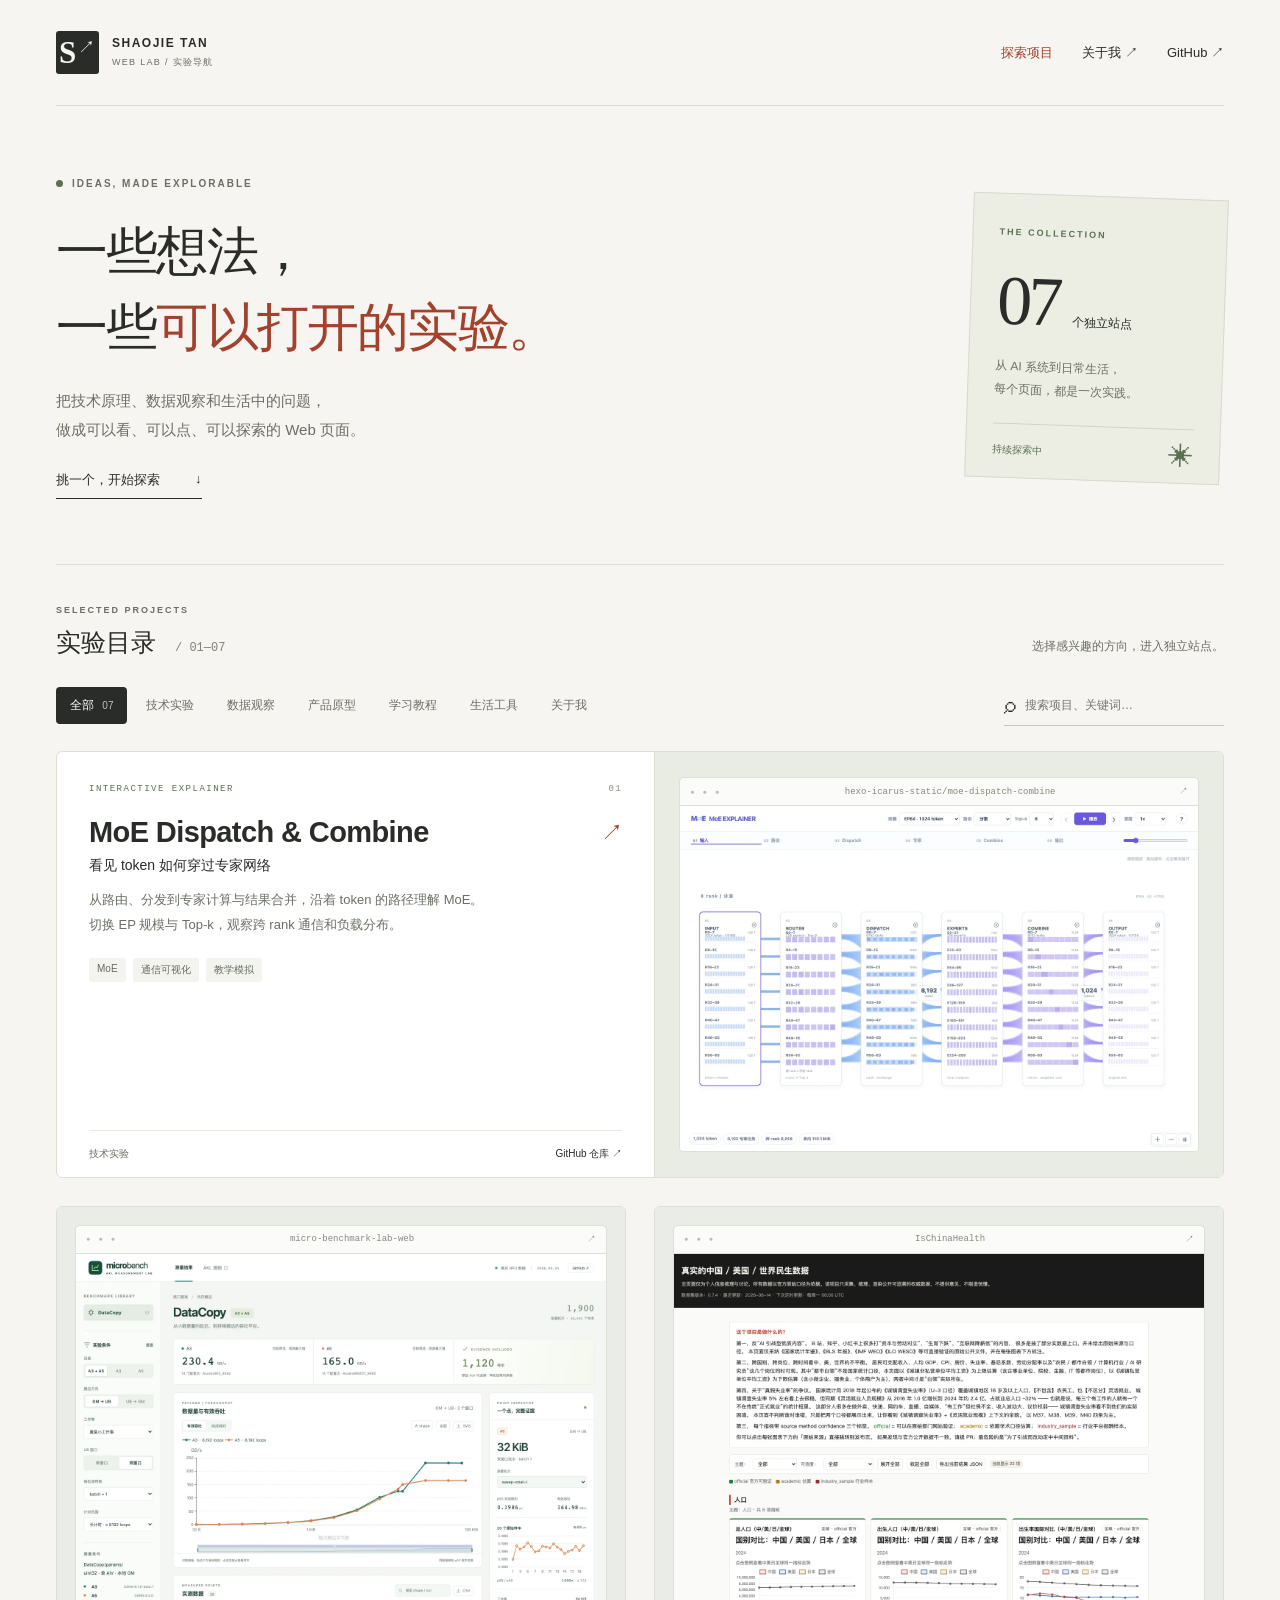
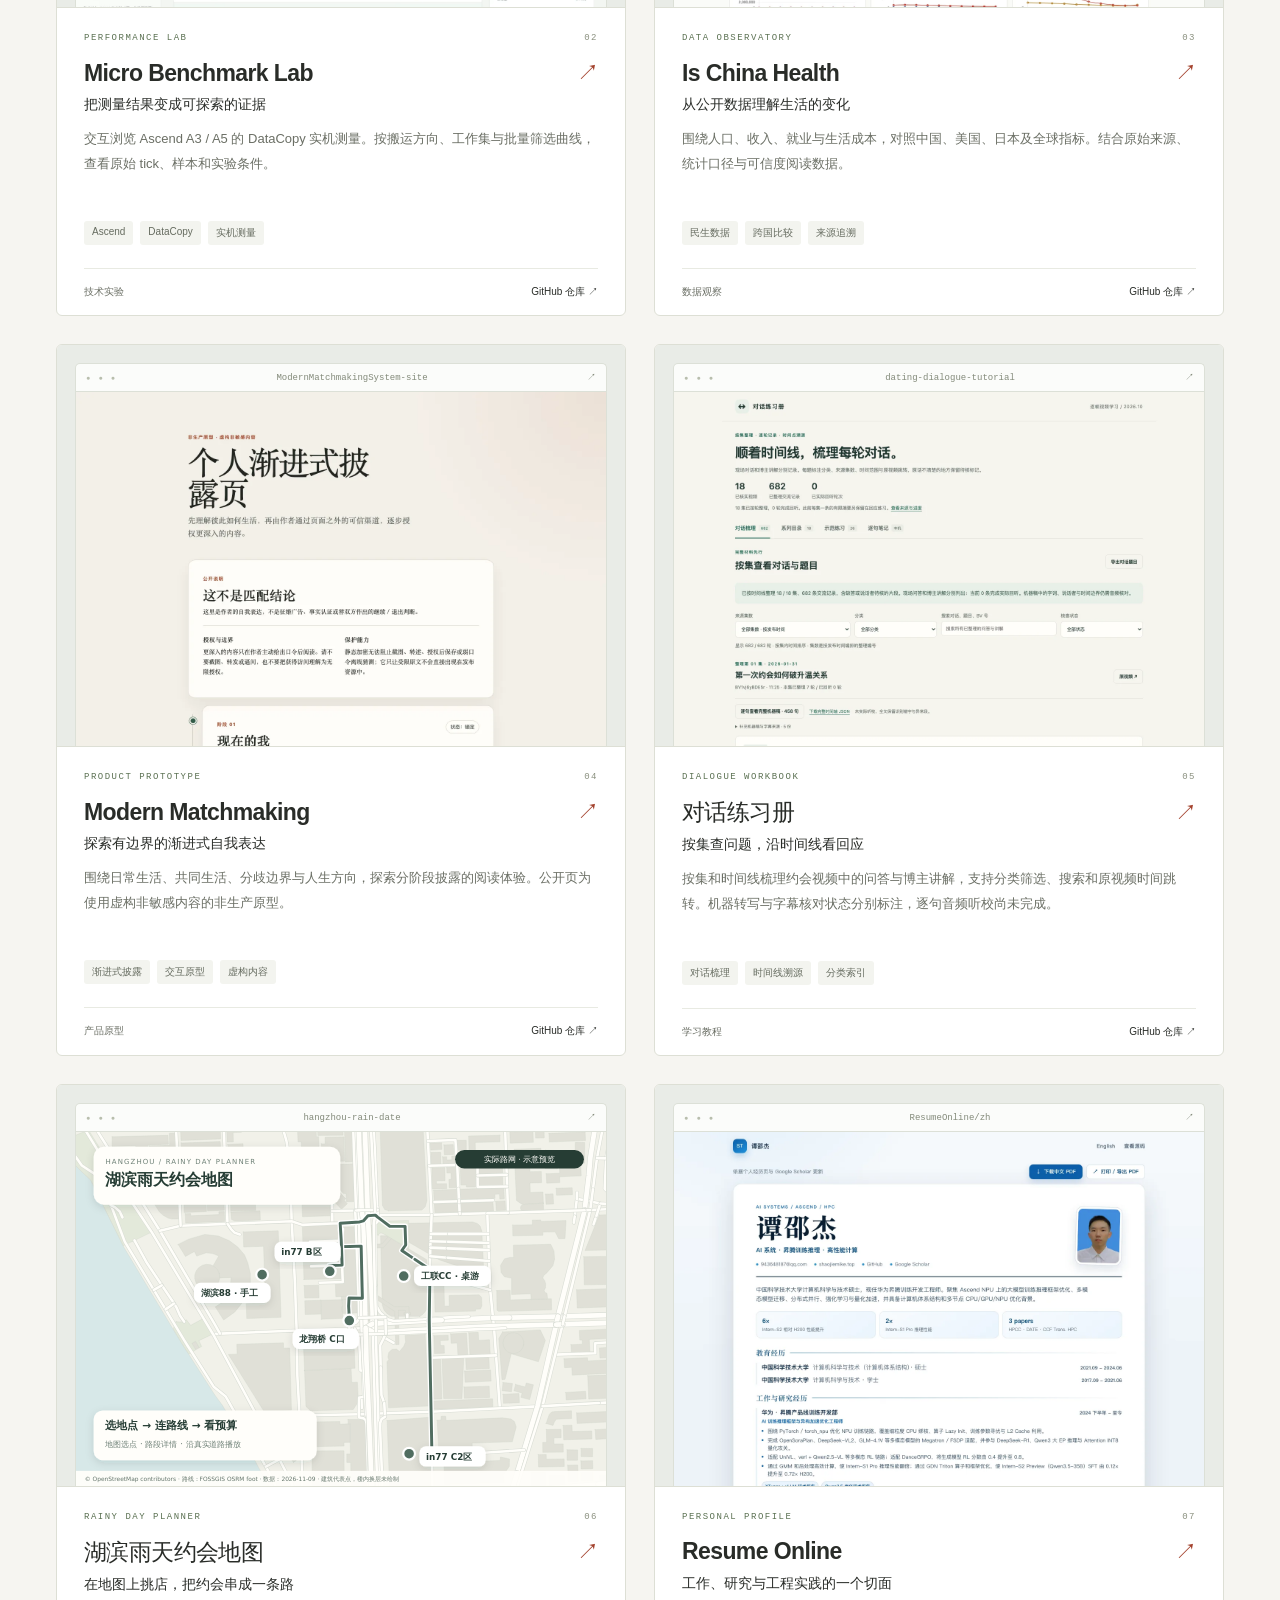
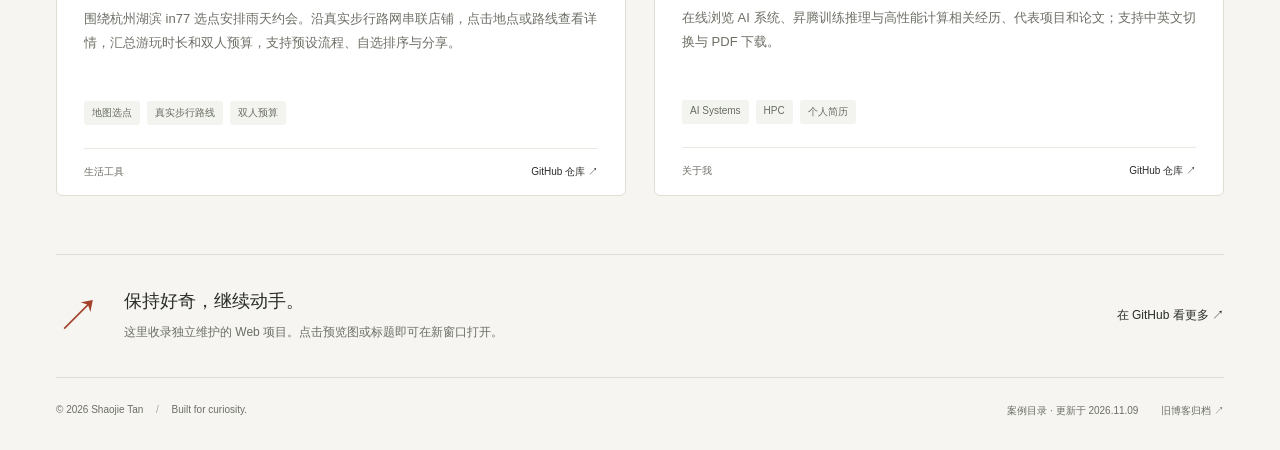
<file: index.html>
<!doctype html>
<html lang="zh-CN"><head><meta charset="utf-8"><meta name="viewport" content="width=device-width, initial-scale=1">
<title>Shaojie’s Web Lab · 实验与探索</title><meta name="description" content="谭邵杰的 Web 实验导航：MoE 通信可视化、Ascend 性能测量、民生数据观察、产品原型、对话学习教程、湖滨雨天约会地图与在线简历。">
<meta name="theme-color" content="#f6f5f1"><meta property="og:title" content="Shaojie’s Web Lab · 实验与探索"><meta property="og:description" content="从一个想法，到一个可以打开的网页。探索技术、数据与生活中的小实验。"><meta property="og:type" content="website"><meta property="og:url" content="https://kirrito-k423.github.io/"><meta property="og:image" content="https://kirrito-k423.github.io/assets/previews/moe.webp">
<link rel="icon" href="assets/favicon.svg" type="image/svg+xml"><link rel="stylesheet" href="assets/navigation.css"><script defer src="assets/navigation.js"></script></head>
<body><a class="skip" href="#projects">跳到项目导航</a><div class="page-shell">
<header class="site-header"><a class="brand" href="./" aria-label="Web Lab 首页"><span class="brand-mark">S<span>↗</span></span><span>SHAOJIE TAN<span class="brand-sub">WEB LAB / 实验导航</span></span></a><nav aria-label="主导航"><a class="active" href="#projects">探索项目</a><a href="https://kirrito-k423.github.io/ResumeOnline/zh/" target="_blank" rel="noopener noreferrer">关于我 ↗</a><a href="https://github.com/Kirrito-k423" target="_blank" rel="noopener noreferrer">GitHub ↗</a></nav></header>
<main><section class="hero" aria-labelledby="hero-title"><div><p class="eyebrow"><span class="signal"></span> IDEAS, MADE EXPLORABLE</p><h1 id="hero-title">一些想法，<br>一些<span class="accent">可以打开的实验。</span></h1><p class="hero-description">把技术原理、数据观察和生活中的问题，<br class="desktop-break">做成可以看、可以点、可以探索的 Web 页面。</p><a class="hero-link" href="#projects">挑一个，开始探索 <span>↓</span></a></div><aside class="hero-note" aria-label="收录概览"><span class="note-label">THE COLLECTION</span><div class="collection-count">07<span>个独立站点</span></div><p>从 AI 系统到日常生活，<br>每个页面，都是一次实践。</p><div class="note-bottom"><span>持续探索中</span><span class="small-orbit" aria-hidden="true">✳</span></div></aside></section>
<section id="projects" aria-labelledby="projects-title"><div class="section-heading"><div><span class="eyebrow">SELECTED PROJECTS</span><h2 id="projects-title">实验目录<span>/ 01—07</span></h2></div><p>选择感兴趣的方向，进入独立站点。</p></div>
<div class="toolbar" hidden><div class="filters" role="group" aria-label="按项目分类筛选"><button type="button" class="selected" data-filter="全部" aria-pressed="true">全部 <span>07</span></button><button type="button" data-filter="技术实验" aria-pressed="false">技术实验</button><button type="button" data-filter="数据观察" aria-pressed="false">数据观察</button><button type="button" data-filter="产品原型" aria-pressed="false">产品原型</button><button type="button" data-filter="学习教程" aria-pressed="false">学习教程</button><button type="button" data-filter="生活工具" aria-pressed="false">生活工具</button><button type="button" data-filter="关于我" aria-pressed="false">关于我</button></div><label class="search"><span aria-hidden="true">⌕</span><input type="search" placeholder="搜索项目、关键词…" aria-label="搜索项目、关键词"></label></div>
<p id="result-status" class="sr-only" role="status" aria-live="polite">显示 7 个项目</p><div class="projects-grid"><article class="project featured" data-category="技术实验" data-search="MoE Dispatch &amp; Combine 看见 token 如何穿过专家网络 从路由、分发到专家计算与结果合并，沿着 token 的路径理解 MoE。切换 EP 规模与 Top-k，观察跨 rank 通信和负载分布。 MoE 通信可视化 教学模拟">
    <a class="preview" href="https://kirrito-k423.github.io/hexo-icarus-static/moe-dispatch-combine/" target="_blank" rel="noopener noreferrer" aria-label="打开 MoE Dispatch &amp; Combine（新窗口）">
      <div class="browser-bar" aria-hidden="true"><span class="dots">● ● ●</span><span>hexo-icarus-static/moe-dispatch-combine</span><span>↗</span></div>
      <img src="assets/previews/moe.webp" width="1440" height="960" alt="MoE Dispatch &amp; Combine 实际页面截图" fetchpriority="high">
      <span class="preview-action">打开网页 ↗</span>
    </a>
    <div class="project-body"><div class="project-eyebrow"><span>INTERACTIVE EXPLAINER</span><span>01</span></div>
    <h3><a href="https://kirrito-k423.github.io/hexo-icarus-static/moe-dispatch-combine/" target="_blank" rel="noopener noreferrer">MoE Dispatch &amp; Combine<span aria-hidden="true">↗</span></a></h3>
    <p class="subtitle">看见 token 如何穿过专家网络</p><p class="description">从路由、分发到专家计算与结果合并，沿着 token 的路径理解 MoE。切换 EP 规模与 Top-k，观察跨 rank 通信和负载分布。</p>
    <div class="tags"><span>MoE</span><span>通信可视化</span><span>教学模拟</span></div><div class="card-footer"><span>技术实验</span><a href="https://github.com/Kirrito-k423/hexo-icarus-static" target="_blank" rel="noopener noreferrer" aria-label="MoE Dispatch &amp; Combine GitHub 仓库（新窗口）">GitHub 仓库 ↗</a></div></div>
    </article>
<article class="project " data-category="技术实验" data-search="Micro Benchmark Lab 把测量结果变成可探索的证据 交互浏览 Ascend A3 / A5 的 DataCopy 实机测量。按搬运方向、工作集与批量筛选曲线，查看原始 tick、样本和实验条件。 Ascend DataCopy 实机测量">
    <a class="preview" href="https://kirrito-k423.github.io/micro-benchmark-lab-web/" target="_blank" rel="noopener noreferrer" aria-label="打开 Micro Benchmark Lab（新窗口）">
      <div class="browser-bar" aria-hidden="true"><span class="dots">● ● ●</span><span>micro-benchmark-lab-web</span><span>↗</span></div>
      <img src="assets/previews/benchmark.webp" width="1440" height="960" alt="Micro Benchmark Lab 实际页面截图" loading="lazy">
      <span class="preview-action">打开网页 ↗</span>
    </a>
    <div class="project-body"><div class="project-eyebrow"><span>PERFORMANCE LAB</span><span>02</span></div>
    <h3><a href="https://kirrito-k423.github.io/micro-benchmark-lab-web/" target="_blank" rel="noopener noreferrer">Micro Benchmark Lab<span aria-hidden="true">↗</span></a></h3>
    <p class="subtitle">把测量结果变成可探索的证据</p><p class="description">交互浏览 Ascend A3 / A5 的 DataCopy 实机测量。按搬运方向、工作集与批量筛选曲线，查看原始 tick、样本和实验条件。</p>
    <div class="tags"><span>Ascend</span><span>DataCopy</span><span>实机测量</span></div><div class="card-footer"><span>技术实验</span><a href="https://github.com/Kirrito-k423/micro-benchmark-lab-web" target="_blank" rel="noopener noreferrer" aria-label="Micro Benchmark Lab GitHub 仓库（新窗口）">GitHub 仓库 ↗</a></div></div>
    </article>
<article class="project " data-category="数据观察" data-search="Is China Health 从公开数据理解生活的变化 围绕人口、收入、就业与生活成本，对照中国、美国、日本及全球指标。结合原始来源、统计口径与可信度阅读数据。 民生数据 跨国比较 来源追溯">
    <a class="preview" href="https://kirrito-k423.github.io/IsChinaHealth/" target="_blank" rel="noopener noreferrer" aria-label="打开 Is China Health（新窗口）">
      <div class="browser-bar" aria-hidden="true"><span class="dots">● ● ●</span><span>IsChinaHealth</span><span>↗</span></div>
      <img src="assets/previews/health.webp" width="1440" height="960" alt="Is China Health 实际页面截图" loading="lazy">
      <span class="preview-action">打开网页 ↗</span>
    </a>
    <div class="project-body"><div class="project-eyebrow"><span>DATA OBSERVATORY</span><span>03</span></div>
    <h3><a href="https://kirrito-k423.github.io/IsChinaHealth/" target="_blank" rel="noopener noreferrer">Is China Health<span aria-hidden="true">↗</span></a></h3>
    <p class="subtitle">从公开数据理解生活的变化</p><p class="description">围绕人口、收入、就业与生活成本，对照中国、美国、日本及全球指标。结合原始来源、统计口径与可信度阅读数据。</p>
    <div class="tags"><span>民生数据</span><span>跨国比较</span><span>来源追溯</span></div><div class="card-footer"><span>数据观察</span><a href="https://github.com/Kirrito-k423/IsChinaHealth" target="_blank" rel="noopener noreferrer" aria-label="Is China Health GitHub 仓库（新窗口）">GitHub 仓库 ↗</a></div></div>
    </article>
<article class="project " data-category="产品原型" data-search="Modern Matchmaking 探索有边界的渐进式自我表达 围绕日常生活、共同生活、分歧边界与人生方向，探索分阶段披露的阅读体验。公开页为使用虚构非敏感内容的非生产原型。 渐进式披露 交互原型 虚构内容">
    <a class="preview" href="https://kirrito-k423.github.io/ModernMatchmakingSystem-site/" target="_blank" rel="noopener noreferrer" aria-label="打开 Modern Matchmaking（新窗口）">
      <div class="browser-bar" aria-hidden="true"><span class="dots">● ● ●</span><span>ModernMatchmakingSystem-site</span><span>↗</span></div>
      <img src="assets/previews/matchmaking.webp" width="1440" height="960" alt="Modern Matchmaking 实际页面截图" loading="lazy">
      <span class="preview-action">打开网页 ↗</span>
    </a>
    <div class="project-body"><div class="project-eyebrow"><span>PRODUCT PROTOTYPE</span><span>04</span></div>
    <h3><a href="https://kirrito-k423.github.io/ModernMatchmakingSystem-site/" target="_blank" rel="noopener noreferrer">Modern Matchmaking<span aria-hidden="true">↗</span></a></h3>
    <p class="subtitle">探索有边界的渐进式自我表达</p><p class="description">围绕日常生活、共同生活、分歧边界与人生方向，探索分阶段披露的阅读体验。公开页为使用虚构非敏感内容的非生产原型。</p>
    <div class="tags"><span>渐进式披露</span><span>交互原型</span><span>虚构内容</span></div><div class="card-footer"><span>产品原型</span><a href="https://github.com/Kirrito-k423/ModernMatchmakingSystem-site" target="_blank" rel="noopener noreferrer" aria-label="Modern Matchmaking GitHub 仓库（新窗口）">GitHub 仓库 ↗</a></div></div>
    </article>
<article class="project " data-category="学习教程" data-search="对话练习册 按集查问题，沿时间线看回应 按集和时间线梳理约会视频中的问答与博主讲解，支持分类筛选、搜索和原视频时间跳转。机器转写与字幕核对状态分别标注，逐句音频听校尚未完成。 对话梳理 时间线溯源 分类索引">
    <a class="preview" href="https://kirrito-k423.github.io/dating-dialogue-tutorial/" target="_blank" rel="noopener noreferrer" aria-label="打开 对话练习册（新窗口）">
      <div class="browser-bar" aria-hidden="true"><span class="dots">● ● ●</span><span>dating-dialogue-tutorial</span><span>↗</span></div>
      <img src="assets/previews/dialogue.webp" width="1440" height="960" alt="对话练习册 实际页面截图" loading="lazy">
      <span class="preview-action">打开网页 ↗</span>
    </a>
    <div class="project-body"><div class="project-eyebrow"><span>DIALOGUE WORKBOOK</span><span>05</span></div>
    <h3><a href="https://kirrito-k423.github.io/dating-dialogue-tutorial/" target="_blank" rel="noopener noreferrer">对话练习册<span aria-hidden="true">↗</span></a></h3>
    <p class="subtitle">按集查问题，沿时间线看回应</p><p class="description">按集和时间线梳理约会视频中的问答与博主讲解，支持分类筛选、搜索和原视频时间跳转。机器转写与字幕核对状态分别标注，逐句音频听校尚未完成。</p>
    <div class="tags"><span>对话梳理</span><span>时间线溯源</span><span>分类索引</span></div><div class="card-footer"><span>学习教程</span><a href="https://github.com/Kirrito-k423/dating-dialogue-tutorial" target="_blank" rel="noopener noreferrer" aria-label="对话练习册 GitHub 仓库（新窗口）">GitHub 仓库 ↗</a></div></div>
    </article>
<article class="project " data-category="生活工具" data-search="湖滨雨天约会地图 在地图上挑店，把约会串成一条路 围绕杭州湖滨 in77 选点安排雨天约会。沿真实步行路网串联店铺，点击地点或路线查看详情，汇总游玩时长和双人预算，支持预设流程、自选排序与分享。 地图选点 真实步行路线 双人预算">
    <a class="preview" href="https://kirrito-k423.github.io/hangzhou-rain-date/" target="_blank" rel="noopener noreferrer" aria-label="打开 湖滨雨天约会地图（新窗口）">
      <div class="browser-bar" aria-hidden="true"><span class="dots">● ● ●</span><span>hangzhou-rain-date</span><span>↗</span></div>
      <img src="assets/previews/rain-date.svg" width="1440" height="960" alt="湖滨雨天约会地图示意预览，使用实际开放道路与步行路线数据绘制" loading="lazy">
      <span class="preview-action">打开网页 ↗</span>
    </a>
    <div class="project-body"><div class="project-eyebrow"><span>RAINY DAY PLANNER</span><span>06</span></div>
    <h3><a href="https://kirrito-k423.github.io/hangzhou-rain-date/" target="_blank" rel="noopener noreferrer">湖滨雨天约会地图<span aria-hidden="true">↗</span></a></h3>
    <p class="subtitle">在地图上挑店，把约会串成一条路</p><p class="description">围绕杭州湖滨 in77 选点安排雨天约会。沿真实步行路网串联店铺，点击地点或路线查看详情，汇总游玩时长和双人预算，支持预设流程、自选排序与分享。</p>
    <div class="tags"><span>地图选点</span><span>真实步行路线</span><span>双人预算</span></div><div class="card-footer"><span>生活工具</span><a href="https://github.com/Kirrito-k423/kirrito-k423.github.io/tree/master/hangzhou-rain-date" target="_blank" rel="noopener noreferrer" aria-label="湖滨雨天约会地图 GitHub 仓库（新窗口）">GitHub 仓库 ↗</a></div></div>
    </article>
<article class="project " data-category="关于我" data-search="Resume Online 工作、研究与工程实践的一个切面 在线浏览 AI 系统、昇腾训练推理与高性能计算相关经历、代表项目和论文；支持中英文切换与 PDF 下载。 AI Systems HPC 个人简历">
    <a class="preview" href="https://kirrito-k423.github.io/ResumeOnline/zh/" target="_blank" rel="noopener noreferrer" aria-label="打开 Resume Online（新窗口）">
      <div class="browser-bar" aria-hidden="true"><span class="dots">● ● ●</span><span>ResumeOnline/zh</span><span>↗</span></div>
      <img src="assets/previews/resume.webp" width="1440" height="960" alt="Resume Online 实际页面截图" loading="lazy">
      <span class="preview-action">打开网页 ↗</span>
    </a>
    <div class="project-body"><div class="project-eyebrow"><span>PERSONAL PROFILE</span><span>07</span></div>
    <h3><a href="https://kirrito-k423.github.io/ResumeOnline/zh/" target="_blank" rel="noopener noreferrer">Resume Online<span aria-hidden="true">↗</span></a></h3>
    <p class="subtitle">工作、研究与工程实践的一个切面</p><p class="description">在线浏览 AI 系统、昇腾训练推理与高性能计算相关经历、代表项目和论文；支持中英文切换与 PDF 下载。</p>
    <div class="tags"><span>AI Systems</span><span>HPC</span><span>个人简历</span></div><div class="card-footer"><span>关于我</span><a href="https://github.com/Kirrito-k423/ResumeOnline" target="_blank" rel="noopener noreferrer" aria-label="Resume Online GitHub 仓库（新窗口）">GitHub 仓库 ↗</a></div></div>
    </article></div><div class="empty" hidden><h3>还没有匹配的项目</h3><p>试试其他关键词，或回到全部项目。</p><button type="button" id="reset">清除筛选</button></div>
</section><section class="closing"><span class="closing-mark" aria-hidden="true">↗</span><div><h2>保持好奇，继续动手。</h2><p>这里收录独立维护的 Web 项目。点击预览图或标题即可在新窗口打开。</p></div><a href="https://github.com/Kirrito-k423" target="_blank" rel="noopener noreferrer">在 GitHub 看更多 ↗</a></section></main>
<footer><span>© 2026 Shaojie Tan <span class="footer-divider">/</span> Built for curiosity.</span><span>案例目录 · 更新于 2026.11.09 <a href="/archives/">旧博客归档 ↗</a></span></footer></div></body></html>
</file>
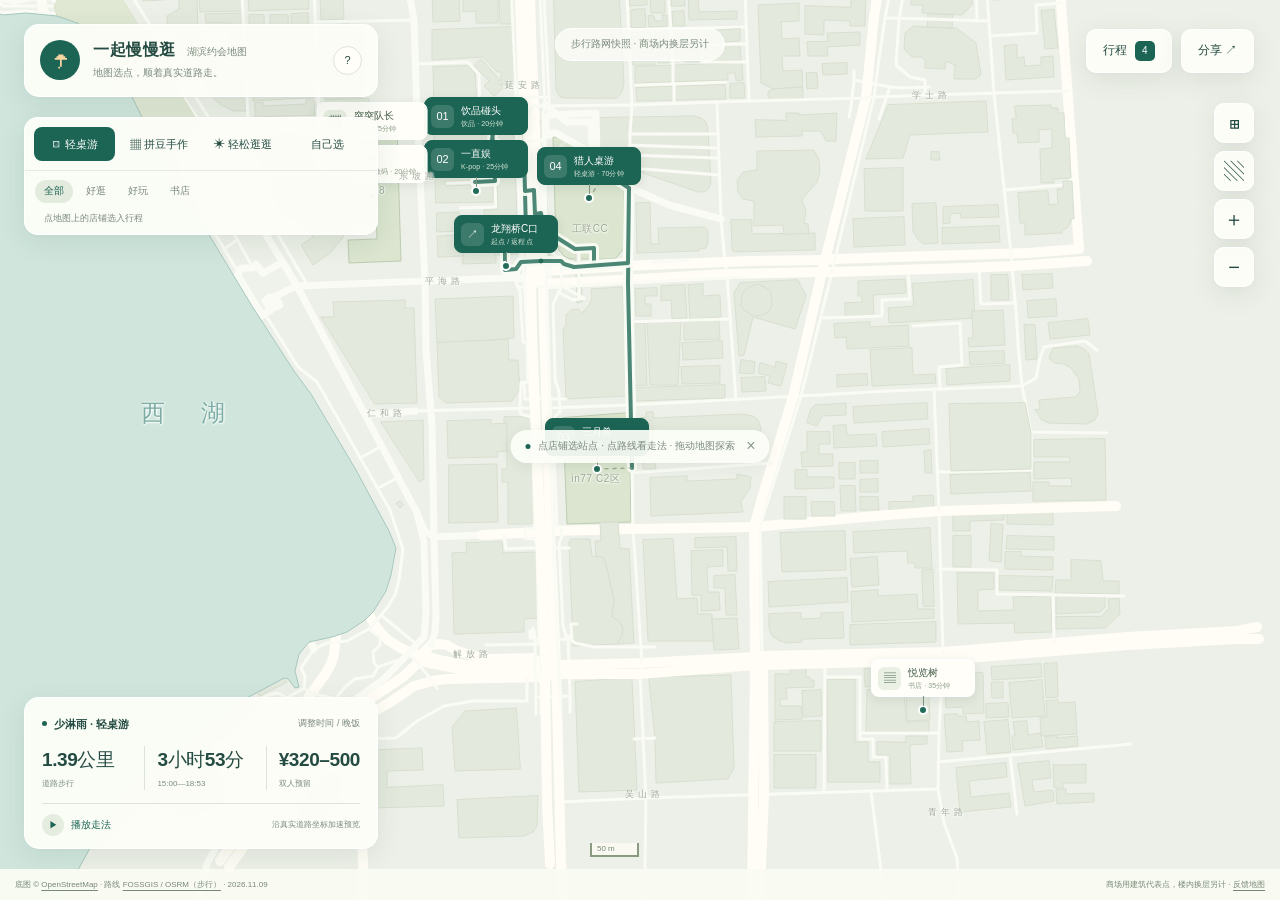
<file: hangzhou-rain-date/index.html>
<!doctype html>
<html lang="zh-CN">
<head>
  <meta charset="utf-8">
  <meta name="viewport" content="width=device-width, initial-scale=1, viewport-fit=cover">
  <meta name="theme-color" content="#1c5148">
  <meta name="description" content="在杭州湖滨地图上选择约会店铺，查看沿真实步行路网连接的路线。点击点和线展开详情，联动时长、双人预算与路线播放。">
  <title>湖滨雨天约会地图 · 一起慢慢逛</title>
  <link rel="icon" href="./icon.svg" type="image/svg+xml">
  <link rel="stylesheet" href="./vendor/leaflet/leaflet.css">
  <link rel="stylesheet" href="./style.css?v=2">
  <script src="./vendor/leaflet/leaflet.js" defer></script>
  <script src="./planner-core.js?v=2" defer></script>
  <script src="./app.js?v=2" defer></script>
</head>
<body>
  <main id="map" aria-label="湖滨约会地图，可拖动、缩放，点击店铺和步行路线查看详情"></main>
  <header class="map-brand floating"><a class="brand-home" href="../" aria-label="返回Web Lab">☂</a><div><h1>一起慢慢逛<span>湖滨约会地图</span></h1><p>地图选点，顺着真实道路走。</p></div><button id="help-button" class="round-button" aria-label="地图说明与资料">?</button></header>
  <div class="top-actions"><button id="journey-button" class="floating action-button">行程 <span id="stop-count">4</span></button><button id="share-button" class="floating action-button">分享 ↗</button></div>
  <section class="map-chooser floating" aria-label="选择约会路线和店铺类别">
    <div class="preset-row" role="group" aria-label="路线预设"><button data-preset="board" class="active" aria-pressed="true">⚄ 轻桌游</button><button data-preset="craft" aria-pressed="false">▦ 拼豆手作</button><button data-preset="stroll" aria-pressed="false">✳ 轻松逛逛</button><button data-preset="custom" aria-pressed="false">自己选</button></div>
    <div class="category-row" role="group" aria-label="地图店铺筛选"><button data-category="all" class="active" aria-pressed="true">全部</button><button data-category="shop" aria-pressed="false">好逛</button><button data-category="play" aria-pressed="false">好玩</button><button data-category="book" aria-pressed="false">书店</button><span class="chooser-hint">点地图上的店铺选入行程</span></div>
  </section>
  <nav class="map-tools" aria-label="地图工具"><button id="fit-button" class="floating tool-button" title="显示所有店铺" aria-label="显示所有店铺">⊞</button><button id="base-button" class="floating tool-button" title="切换标准街道底图" aria-label="切换标准街道底图" aria-pressed="false">▧</button><button id="zoom-in" class="floating tool-button" aria-label="放大地图">＋</button><button id="zoom-out" class="floating tool-button" aria-label="缩小地图">−</button></nav>
  <div id="map-status" class="map-status" role="status">正在展开湖滨地图…</div>
  <div class="map-instruction" id="map-instruction"><span class="instruction-dot"></span><span>点店铺选站点 · 点路线看走法 · 拖动地图探索</span><button id="dismiss-instruction" aria-label="关闭使用提示">×</button></div>
  <section id="trip-summary" class="trip-summary floating" aria-label="所选行程概览" aria-live="polite">
    <div class="summary-heading"><span><i class="status-dot"></i><strong id="plan-title">少淋雨 · 轻桌游</strong></span><button id="settings-button" class="text-button">调整时间 / 晚饭</button></div>
    <div class="summary-metrics"><div><strong id="walk-total">—</strong><span>道路步行</span></div><div><strong id="duration-total">—</strong><span id="time-range">15:00出发</span></div><div><strong id="budget-total">—</strong><span>双人预留</span></div></div>
    <div class="summary-footer"><button id="play-button" class="play-button" disabled><span id="play-icon">▶</span><span id="play-label">播放走法</span></button><span id="preview-status">沿真实道路坐标加速预览</span></div>
  </section>
  <aside id="detail-panel" class="detail-panel floating" aria-label="当前地图要素详情" hidden>
    <div class="panel-header"><span id="panel-eyebrow">地图详情</span><button id="close-panel" class="round-button" aria-label="关闭详情">×</button></div><div id="panel-content" class="panel-content"></div>
  </aside>
  <footer class="data-attribution"><span>底图 © <a href="https://www.openstreetmap.org/copyright" target="_blank" rel="noopener noreferrer">OpenStreetMap</a> · 路线 <a href="https://routing.openstreetmap.de/about.html" target="_blank" rel="noopener noreferrer">FOSSGIS / OSRM（步行）</a> · 2026.11.09</span><span class="attribution-extra">商场用建筑代表点，楼内换层另计 · <a href="https://www.openstreetmap.org/fixthemap" target="_blank" rel="noopener noreferrer">反馈地图</a></span></footer>
  <div id="toast" class="toast" role="status" aria-live="polite"></div>
  <dialog id="copy-dialog"><form method="dialog"><h2>复制当前方案</h2><textarea id="copy-fallback" readonly aria-label="可复制的方案内容"></textarea><button class="primary-button">完成</button></form></dialog>
  <noscript><div class="fatal-message">这张交互地图需要开启 JavaScript。<a href="https://uri.amap.com/search?keyword=杭州湖滨银泰in77&city=杭州&view=map">打开高德查看湖滨商圈 ↗</a></div></noscript>
</body>
</html>
</file>
<file: assets/navigation.css>
:root{--paper:#f6f5f1;--ink:#292c28;--muted:#6b6f65;--line:#dddfd5;--accent:#a3412c;--green:#5b7152;font-family:Inter,-apple-system,BlinkMacSystemFont,"Segoe UI","PingFang SC","Microsoft YaHei",sans-serif;color:var(--ink);background:var(--paper);font-synthesis:none}*{box-sizing:border-box}html{scroll-behavior:smooth;scroll-padding-top:28px}body{margin:0}a{color:inherit;text-decoration:none}button,input{font:inherit}button,a,input{-webkit-tap-highlight-color:transparent}a:focus-visible,button:focus-visible,input:focus-visible{outline:3px solid var(--accent);outline-offset:5px}[hidden]{display:none!important}.page-shell{max-width:1328px;margin:auto;padding:0 56px}.site-header{height:106px;display:flex;align-items:center;justify-content:space-between;border-bottom:1px solid var(--line)}.brand{display:flex;align-items:center;gap:13px;font-size:12px;letter-spacing:1.5px;font-weight:700}.brand-mark{display:flex;align-items:center;justify-content:center;width:43px;height:43px;background:var(--ink);color:var(--paper);font-family:Georgia,serif;font-size:31px;border-radius:3px}.brand-mark span{font-family:Arial;font-size:17px;align-self:flex-start;margin-top:5px}.brand-sub{display:block;font-size:9px;letter-spacing:1.3px;color:var(--muted);margin-top:6px;font-weight:500}nav{display:flex;gap:29px;font-size:13px}nav .active{color:var(--accent)}nav a:hover,.card-footer a:hover,footer a:hover{color:var(--accent)}.hero{display:grid;grid-template-columns:1fr 255px;gap:60px;padding:72px 0 65px;align-items:center}.eyebrow,.note-label{font-size:10px;font-weight:650;letter-spacing:2px}.hero .eyebrow{display:flex;gap:9px;align-items:center;color:var(--muted);margin:0 0 24px}.signal{width:7px;height:7px;border-radius:50%;background:var(--green)}h1{font-size:clamp(32px,4.1vw,54px);letter-spacing:-1.8px;line-height:1.45;font-weight:650;margin:0}.accent{color:var(--accent)}.hero-description{color:var(--muted);font-size:15px;line-height:1.9;margin:22px 0 26px}.hero-link{display:inline-flex;gap:35px;border-bottom:1px solid var(--ink);padding-bottom:9px;font-size:13px}.hero-link:hover{color:var(--accent)}.hero-note{border:1px solid #d7dacd;background:#eceee4;padding:27px 26px 0;transform:rotate(2deg)}.note-label{color:var(--green);font-size:9px}.collection-count{font-size:70px;line-height:1.2;letter-spacing:-4px;font-family:Georgia,serif;margin:20px 0 10px}.collection-count span{font-family:inherit;font-size:12px;letter-spacing:0;margin-left:14px}.hero-note p{font-size:12px;line-height:1.9;color:var(--muted)}.note-bottom{display:flex;justify-content:space-between;align-items:center;border-top:1px solid #d1d5c5;margin-top:22px;padding:12px 0;font-size:10px;color:var(--green)}.small-orbit{font-size:25px}.section-heading{display:flex;justify-content:space-between;align-items:flex-end;border-top:1px solid var(--line);padding-top:34px}.section-heading .eyebrow{color:var(--muted);font-size:9px}.section-heading h2{font-size:25px;font-weight:600;margin:9px 0 0}.section-heading h2 span{font-size:12px;color:#7f8479;font-family:monospace;font-weight:400;margin-left:19px}.section-heading p{font-size:12px;color:var(--muted);margin-bottom:4px}.toolbar{display:flex;justify-content:space-between;gap:20px;align-items:center;margin:25px 0}.filters{display:flex;gap:5px;flex-wrap:wrap}.filters button{cursor:pointer;border:0;border-radius:4px;padding:10px 14px;font-size:12px;color:var(--muted);background:transparent;white-space:nowrap}.filters button:hover{background:#e7e9e0}.filters button.selected{background:var(--ink);color:white}.filters span{font-size:10px;margin-left:5px;opacity:.7}.search{display:flex;align-items:center;gap:9px;border-bottom:1px solid #c5c9bf;width:220px;padding:7px 0}.search>span{font-size:23px}.search input{border:none;background:none;min-width:0;width:100%;font-size:12px;padding:5px 0;color:var(--ink)}.projects-grid{display:grid;grid-template-columns:1fr 1fr;gap:28px}.project{background:#fff;border:1px solid var(--line);border-radius:6px;overflow:hidden;transition:box-shadow .2s,border-color .2s}.project:hover{border-color:#a8ae9b;box-shadow:0 9px 25px #272e2210}.preview{display:block;position:relative;background:#e9ece7;border-bottom:1px solid var(--line);overflow:hidden;padding:18px 18px 0}.browser-bar{display:flex;align-items:center;justify-content:space-between;gap:10px;height:28px;background:#fbfcfa;border:1px solid #dce0d7;border-bottom:0;border-radius:5px 5px 0 0;padding:0 10px;color:#838a7a;font:9px monospace}.browser-bar span:nth-child(2){overflow:hidden;white-space:nowrap;text-overflow:ellipsis}.dots{font-size:7px;letter-spacing:2px;color:#b8bead;white-space:nowrap}.preview img{display:block;width:100%;height:auto;aspect-ratio:3/2;object-fit:cover;object-position:top;border:1px solid #dce0d7;border-bottom:none}.preview-action{position:absolute;right:30px;bottom:16px;background:var(--ink);color:white;font-size:11px;padding:9px 13px;border-radius:3px;opacity:0;transform:translateY(4px);transition:.2s}.preview:hover .preview-action,.preview:focus-visible .preview-action{opacity:1;transform:none}.project-body{padding:25px 27px 0}.project-eyebrow{display:flex;justify-content:space-between;color:var(--green);font-family:monospace;font-size:9px;letter-spacing:1.5px}.project-eyebrow span:last-child{color:#8a907f}h3{font-size:23px;font-weight:600;letter-spacing:-.6px;margin:15px 0 8px}h3 a{display:flex;align-items:center;justify-content:space-between;gap:10px}h3 a span{font-size:22px;font-weight:400;color:var(--accent)}.subtitle{font-size:14px;margin:0 0 13px;font-weight:500}.description{font-size:13px;color:var(--muted);line-height:1.9;margin:0;min-height:75px}.tags{display:flex;flex-wrap:wrap;gap:7px;margin:19px 0 23px}.tags span{font-size:10px;color:#666c60;background:#f3f4ef;padding:5px 8px;border-radius:3px}.card-footer{border-top:1px solid #e8eae2;display:flex;justify-content:space-between;padding:16px 0;font-size:10px;color:var(--muted)}.card-footer a{color:var(--ink)}.featured{grid-column:1/-1;display:grid;grid-template-columns:1.05fr 1fr}.featured .preview{grid-column:2;grid-row:1;border-bottom:0;border-left:1px solid var(--line);padding:25px 24px;display:flex;flex-direction:column;justify-content:center;background:#e8ece3}.featured .preview img{border-bottom:1px solid #dce0d7;border-radius:0 0 4px 4px}.featured .project-body{grid-column:1;grid-row:1;padding:32px 32px 0;display:flex;flex-direction:column}.featured h3{font-size:29px;margin-top:22px}.featured .description{max-width:400px;min-height:0}.featured .tags{margin-top:20px}.featured .card-footer{margin-top:auto}.closing{margin-top:58px;padding:31px 0;border-top:1px solid var(--line);border-bottom:1px solid var(--line);display:flex;align-items:center;gap:23px}.closing-mark{font-family:Georgia;font-size:45px;color:var(--accent)}.closing h2{font-size:18px;font-weight:500;margin:0 0 9px}.closing p{font-size:12px;color:var(--muted);margin:0;line-height:1.7}.closing>a{margin-left:auto;font-size:12px;white-space:nowrap}footer{display:flex;justify-content:space-between;gap:15px;padding:26px 0 32px;font-size:10px;color:var(--muted)}footer a{margin-left:20px}.footer-divider{margin:0 10px;color:#a3a798}.empty{text-align:center;padding:60px 20px;border:1px dashed var(--line);border-radius:5px}.empty p{color:var(--muted);font-size:14px}.empty button{border:0;padding:10px 20px;background:var(--ink);color:white;border-radius:4px;cursor:pointer}.sr-only{position:absolute;width:1px;height:1px;overflow:hidden;clip:rect(0,0,0,0);white-space:nowrap}.skip{position:fixed;left:12px;top:-100px;background:var(--ink);color:white;padding:12px;z-index:10}.skip:focus{top:12px}@media(min-width:1050px){.featured .preview img{aspect-ratio:3/2}.featured{min-height:370px}}@media(max-width:1000px){.page-shell{padding:0 30px}.hero{gap:30px;grid-template-columns:1fr 220px}.featured h3{font-size:23px}.featured .project-body{padding:24px 24px 0}.featured .preview{padding:18px}.toolbar{align-items:flex-start;flex-direction:column}.search{width:100%}.description{min-height:100px}}@media(max-width:700px){.page-shell{padding:0 20px}.site-header{height:86px}.brand{font-size:10px;gap:9px}.brand-sub{font-size:8px}.brand-mark{height:35px;width:35px;font-size:27px}nav{gap:14px;font-size:11px}nav .active{display:none}.hero{padding:44px 0;grid-template-columns:1fr;gap:25px}h1{font-size:35px;letter-spacing:-1.3px}.hero-description{font-size:13px}.hero-note{display:none}.hero .eyebrow{font-size:9px;margin-bottom:20px}.section-heading{padding-top:27px}.section-heading h2{font-size:22px}.section-heading p{display:none}.toolbar{margin:20px 0;gap:12px}.filters{gap:2px}.filters button{padding:9px 10px;font-size:11px}.projects-grid{grid-template-columns:1fr;gap:22px}.featured{display:flex;flex-direction:column}.featured .preview{order:0;border-left:0;border-bottom:1px solid var(--line);padding:16px 16px 0}.featured .project-body{order:1;padding:23px 23px 0}.featured h3{font-size:23px;margin-top:15px}.preview{padding:16px 16px 0}.preview img,.featured .preview img{aspect-ratio:3/2}.project-body{padding:23px 23px 0}.description{min-height:0}.tags{margin:17px 0 21px}.closing{margin-top:36px;gap:15px;flex-wrap:wrap;padding:25px 0}.closing-mark{font-size:33px}.closing>div{flex:1}.closing>a{margin-left:48px}.closing h2{font-size:16px}footer{flex-direction:column;font-size:9px;line-height:1.6;gap:10px}.preview-action{display:none}}@media(prefers-reduced-motion:reduce){html{scroll-behavior:auto}*,*:before,*:after{transition:none!important}}
</file>
<file: hangzhou-rain-date/vendor/leaflet/leaflet.css>
/* required styles */

.leaflet-pane,
.leaflet-tile,
.leaflet-marker-icon,
.leaflet-marker-shadow,
.leaflet-tile-container,
.leaflet-pane > svg,
.leaflet-pane > canvas,
.leaflet-zoom-box,
.leaflet-image-layer,
.leaflet-layer {
	position: absolute;
	left: 0;
	top: 0;
	}
.leaflet-container {
	overflow: hidden;
	}
.leaflet-tile,
.leaflet-marker-icon,
.leaflet-marker-shadow {
	-webkit-user-select: none;
	   -moz-user-select: none;
	        user-select: none;
	  -webkit-user-drag: none;
	}
/* Prevents IE11 from highlighting tiles in blue */
.leaflet-tile::selection {
	background: transparent;
}
/* Safari renders non-retina tile on retina better with this, but Chrome is worse */
.leaflet-safari .leaflet-tile {
	image-rendering: -webkit-optimize-contrast;
	}
/* hack that prevents hw layers "stretching" when loading new tiles */
.leaflet-safari .leaflet-tile-container {
	width: 1600px;
	height: 1600px;
	-webkit-transform-origin: 0 0;
	}
.leaflet-marker-icon,
.leaflet-marker-shadow {
	display: block;
	}
/* .leaflet-container svg: reset svg max-width decleration shipped in Joomla! (joomla.org) 3.x */
/* .leaflet-container img: map is broken in FF if you have max-width: 100% on tiles */
.leaflet-container .leaflet-overlay-pane svg {
	max-width: none !important;
	max-height: none !important;
	}
.leaflet-container .leaflet-marker-pane img,
.leaflet-container .leaflet-shadow-pane img,
.leaflet-container .leaflet-tile-pane img,
.leaflet-container img.leaflet-image-layer,
.leaflet-container .leaflet-tile {
	max-width: none !important;
	max-height: none !important;
	width: auto;
	padding: 0;
	}

.leaflet-container img.leaflet-tile {
	/* See: https://bugs.chromium.org/p/chromium/issues/detail?id=600120 */
	mix-blend-mode: plus-lighter;
}

.leaflet-container.leaflet-touch-zoom {
	-ms-touch-action: pan-x pan-y;
	touch-action: pan-x pan-y;
	}
.leaflet-container.leaflet-touch-drag {
	-ms-touch-action: pinch-zoom;
	/* Fallback for FF which doesn't support pinch-zoom */
	touch-action: none;
	touch-action: pinch-zoom;
}
.leaflet-container.leaflet-touch-drag.leaflet-touch-zoom {
	-ms-touch-action: none;
	touch-action: none;
}
.leaflet-container {
	-webkit-tap-highlight-color: transparent;
}
.leaflet-container a {
	-webkit-tap-highlight-color: rgba(51, 181, 229, 0.4);
}
.leaflet-tile {
	filter: inherit;
	visibility: hidden;
	}
.leaflet-tile-loaded {
	visibility: inherit;
	}
.leaflet-zoom-box {
	width: 0;
	height: 0;
	-moz-box-sizing: border-box;
	     box-sizing: border-box;
	z-index: 800;
	}
/* workaround for https://bugzilla.mozilla.org/show_bug.cgi?id=888319 */
.leaflet-overlay-pane svg {
	-moz-user-select: none;
	}

.leaflet-pane         { z-index: 400; }

.leaflet-tile-pane    { z-index: 200; }
.leaflet-overlay-pane { z-index: 400; }
.leaflet-shadow-pane  { z-index: 500; }
.leaflet-marker-pane  { z-index: 600; }
.leaflet-tooltip-pane   { z-index: 650; }
.leaflet-popup-pane   { z-index: 700; }

.leaflet-map-pane canvas { z-index: 100; }
.leaflet-map-pane svg    { z-index: 200; }

.leaflet-vml-shape {
	width: 1px;
	height: 1px;
	}
.lvml {
	behavior: url(#default#VML);
	display: inline-block;
	position: absolute;
	}


/* control positioning */

.leaflet-control {
	position: relative;
	z-index: 800;
	pointer-events: visiblePainted; /* IE 9-10 doesn't have auto */
	pointer-events: auto;
	}
.leaflet-top,
.leaflet-bottom {
	position: absolute;
	z-index: 1000;
	pointer-events: none;
	}
.leaflet-top {
	top: 0;
	}
.leaflet-right {
	right: 0;
	}
.leaflet-bottom {
	bottom: 0;
	}
.leaflet-left {
	left: 0;
	}
.leaflet-control {
	float: left;
	clear: both;
	}
.leaflet-right .leaflet-control {
	float: right;
	}
.leaflet-top .leaflet-control {
	margin-top: 10px;
	}
.leaflet-bottom .leaflet-control {
	margin-bottom: 10px;
	}
.leaflet-left .leaflet-control {
	margin-left: 10px;
	}
.leaflet-right .leaflet-control {
	margin-right: 10px;
	}


/* zoom and fade animations */

.leaflet-fade-anim .leaflet-popup {
	opacity: 0;
	-webkit-transition: opacity 0.2s linear;
	   -moz-transition: opacity 0.2s linear;
	        transition: opacity 0.2s linear;
	}
.leaflet-fade-anim .leaflet-map-pane .leaflet-popup {
	opacity: 1;
	}
.leaflet-zoom-animated {
	-webkit-transform-origin: 0 0;
	    -ms-transform-origin: 0 0;
	        transform-origin: 0 0;
	}
svg.leaflet-zoom-animated {
	will-change: transform;
}

.leaflet-zoom-anim .leaflet-zoom-animated {
	-webkit-transition: -webkit-transform 0.25s cubic-bezier(0,0,0.25,1);
	   -moz-transition:    -moz-transform 0.25s cubic-bezier(0,0,0.25,1);
	        transition:         transform 0.25s cubic-bezier(0,0,0.25,1);
	}
.leaflet-zoom-anim .leaflet-tile,
.leaflet-pan-anim .leaflet-tile {
	-webkit-transition: none;
	   -moz-transition: none;
	        transition: none;
	}

.leaflet-zoom-anim .leaflet-zoom-hide {
	visibility: hidden;
	}


/* cursors */

.leaflet-interactive {
	cursor: pointer;
	}
.leaflet-grab {
	cursor: -webkit-grab;
	cursor:    -moz-grab;
	cursor:         grab;
	}
.leaflet-crosshair,
.leaflet-crosshair .leaflet-interactive {
	cursor: crosshair;
	}
.leaflet-popup-pane,
.leaflet-control {
	cursor: auto;
	}
.leaflet-dragging .leaflet-grab,
.leaflet-dragging .leaflet-grab .leaflet-interactive,
.leaflet-dragging .leaflet-marker-draggable {
	cursor: move;
	cursor: -webkit-grabbing;
	cursor:    -moz-grabbing;
	cursor:         grabbing;
	}

/* marker & overlays interactivity */
.leaflet-marker-icon,
.leaflet-marker-shadow,
.leaflet-image-layer,
.leaflet-pane > svg path,
.leaflet-tile-container {
	pointer-events: none;
	}

.leaflet-marker-icon.leaflet-interactive,
.leaflet-image-layer.leaflet-interactive,
.leaflet-pane > svg path.leaflet-interactive,
svg.leaflet-image-layer.leaflet-interactive path {
	pointer-events: visiblePainted; /* IE 9-10 doesn't have auto */
	pointer-events: auto;
	}

/* visual tweaks */

.leaflet-container {
	background: #ddd;
	outline-offset: 1px;
	}
.leaflet-container a {
	color: #0078A8;
	}
.leaflet-zoom-box {
	border: 2px dotted #38f;
	background: rgba(255,255,255,0.5);
	}


/* general typography */
.leaflet-container {
	font-family: "Helvetica Neue", Arial, Helvetica, sans-serif;
	font-size: 12px;
	font-size: 0.75rem;
	line-height: 1.5;
	}


/* general toolbar styles */

.leaflet-bar {
	box-shadow: 0 1px 5px rgba(0,0,0,0.65);
	border-radius: 4px;
	}
.leaflet-bar a {
	background-color: #fff;
	border-bottom: 1px solid #ccc;
	width: 26px;
	height: 26px;
	line-height: 26px;
	display: block;
	text-align: center;
	text-decoration: none;
	color: black;
	}
.leaflet-bar a,
.leaflet-control-layers-toggle {
	background-position: 50% 50%;
	background-repeat: no-repeat;
	display: block;
	}
.leaflet-bar a:hover,
.leaflet-bar a:focus {
	background-color: #f4f4f4;
	}
.leaflet-bar a:first-child {
	border-top-left-radius: 4px;
	border-top-right-radius: 4px;
	}
.leaflet-bar a:last-child {
	border-bottom-left-radius: 4px;
	border-bottom-right-radius: 4px;
	border-bottom: none;
	}
.leaflet-bar a.leaflet-disabled {
	cursor: default;
	background-color: #f4f4f4;
	color: #bbb;
	}

.leaflet-touch .leaflet-bar a {
	width: 30px;
	height: 30px;
	line-height: 30px;
	}
.leaflet-touch .leaflet-bar a:first-child {
	border-top-left-radius: 2px;
	border-top-right-radius: 2px;
	}
.leaflet-touch .leaflet-bar a:last-child {
	border-bottom-left-radius: 2px;
	border-bottom-right-radius: 2px;
	}

/* zoom control */

.leaflet-control-zoom-in,
.leaflet-control-zoom-out {
	font: bold 18px 'Lucida Console', Monaco, monospace;
	text-indent: 1px;
	}

.leaflet-touch .leaflet-control-zoom-in, .leaflet-touch .leaflet-control-zoom-out  {
	font-size: 22px;
	}


/* layers control */

.leaflet-control-layers {
	box-shadow: 0 1px 5px rgba(0,0,0,0.4);
	background: #fff;
	border-radius: 5px;
	}
.leaflet-control-layers-toggle {
	background-image: url(images/layers.png);
	width: 36px;
	height: 36px;
	}
.leaflet-retina .leaflet-control-layers-toggle {
	background-image: url(images/layers-2x.png);
	background-size: 26px 26px;
	}
.leaflet-touch .leaflet-control-layers-toggle {
	width: 44px;
	height: 44px;
	}
.leaflet-control-layers .leaflet-control-layers-list,
.leaflet-control-layers-expanded .leaflet-control-layers-toggle {
	display: none;
	}
.leaflet-control-layers-expanded .leaflet-control-layers-list {
	display: block;
	position: relative;
	}
.leaflet-control-layers-expanded {
	padding: 6px 10px 6px 6px;
	color: #333;
	background: #fff;
	}
.leaflet-control-layers-scrollbar {
	overflow-y: scroll;
	overflow-x: hidden;
	padding-right: 5px;
	}
.leaflet-control-layers-selector {
	margin-top: 2px;
	position: relative;
	top: 1px;
	}
.leaflet-control-layers label {
	display: block;
	font-size: 13px;
	font-size: 1.08333em;
	}
.leaflet-control-layers-separator {
	height: 0;
	border-top: 1px solid #ddd;
	margin: 5px -10px 5px -6px;
	}

/* Default icon URLs */
.leaflet-default-icon-path { /* used only in path-guessing heuristic, see L.Icon.Default */
	background-image: url(images/marker-icon.png);
	}


/* attribution and scale controls */

.leaflet-container .leaflet-control-attribution {
	background: #fff;
	background: rgba(255, 255, 255, 0.8);
	margin: 0;
	}
.leaflet-control-attribution,
.leaflet-control-scale-line {
	padding: 0 5px;
	color: #333;
	line-height: 1.4;
	}
.leaflet-control-attribution a {
	text-decoration: none;
	}
.leaflet-control-attribution a:hover,
.leaflet-control-attribution a:focus {
	text-decoration: underline;
	}
.leaflet-attribution-flag {
	display: inline !important;
	vertical-align: baseline !important;
	width: 1em;
	height: 0.6669em;
	}
.leaflet-left .leaflet-control-scale {
	margin-left: 5px;
	}
.leaflet-bottom .leaflet-control-scale {
	margin-bottom: 5px;
	}
.leaflet-control-scale-line {
	border: 2px solid #777;
	border-top: none;
	line-height: 1.1;
	padding: 2px 5px 1px;
	white-space: nowrap;
	-moz-box-sizing: border-box;
	     box-sizing: border-box;
	background: rgba(255, 255, 255, 0.8);
	text-shadow: 1px 1px #fff;
	}
.leaflet-control-scale-line:not(:first-child) {
	border-top: 2px solid #777;
	border-bottom: none;
	margin-top: -2px;
	}
.leaflet-control-scale-line:not(:first-child):not(:last-child) {
	border-bottom: 2px solid #777;
	}

.leaflet-touch .leaflet-control-attribution,
.leaflet-touch .leaflet-control-layers,
.leaflet-touch .leaflet-bar {
	box-shadow: none;
	}
.leaflet-touch .leaflet-control-layers,
.leaflet-touch .leaflet-bar {
	border: 2px solid rgba(0,0,0,0.2);
	background-clip: padding-box;
	}


/* popup */

.leaflet-popup {
	position: absolute;
	text-align: center;
	margin-bottom: 20px;
	}
.leaflet-popup-content-wrapper {
	padding: 1px;
	text-align: left;
	border-radius: 12px;
	}
.leaflet-popup-content {
	margin: 13px 24px 13px 20px;
	line-height: 1.3;
	font-size: 13px;
	font-size: 1.08333em;
	min-height: 1px;
	}
.leaflet-popup-content p {
	margin: 17px 0;
	margin: 1.3em 0;
	}
.leaflet-popup-tip-container {
	width: 40px;
	height: 20px;
	position: absolute;
	left: 50%;
	margin-top: -1px;
	margin-left: -20px;
	overflow: hidden;
	pointer-events: none;
	}
.leaflet-popup-tip {
	width: 17px;
	height: 17px;
	padding: 1px;

	margin: -10px auto 0;
	pointer-events: auto;

	-webkit-transform: rotate(45deg);
	   -moz-transform: rotate(45deg);
	    -ms-transform: rotate(45deg);
	        transform: rotate(45deg);
	}
.leaflet-popup-content-wrapper,
.leaflet-popup-tip {
	background: white;
	color: #333;
	box-shadow: 0 3px 14px rgba(0,0,0,0.4);
	}
.leaflet-container a.leaflet-popup-close-button {
	position: absolute;
	top: 0;
	right: 0;
	border: none;
	text-align: center;
	width: 24px;
	height: 24px;
	font: 16px/24px Tahoma, Verdana, sans-serif;
	color: #757575;
	text-decoration: none;
	background: transparent;
	}
.leaflet-container a.leaflet-popup-close-button:hover,
.leaflet-container a.leaflet-popup-close-button:focus {
	color: #585858;
	}
.leaflet-popup-scrolled {
	overflow: auto;
	}

.leaflet-oldie .leaflet-popup-content-wrapper {
	-ms-zoom: 1;
	}
.leaflet-oldie .leaflet-popup-tip {
	width: 24px;
	margin: 0 auto;

	-ms-filter: "progid:DXImageTransform.Microsoft.Matrix(M11=0.70710678, M12=0.70710678, M21=-0.70710678, M22=0.70710678)";
	filter: progid:DXImageTransform.Microsoft.Matrix(M11=0.70710678, M12=0.70710678, M21=-0.70710678, M22=0.70710678);
	}

.leaflet-oldie .leaflet-control-zoom,
.leaflet-oldie .leaflet-control-layers,
.leaflet-oldie .leaflet-popup-content-wrapper,
.leaflet-oldie .leaflet-popup-tip {
	border: 1px solid #999;
	}


/* div icon */

.leaflet-div-icon {
	background: #fff;
	border: 1px solid #666;
	}


/* Tooltip */
/* Base styles for the element that has a tooltip */
.leaflet-tooltip {
	position: absolute;
	padding: 6px;
	background-color: #fff;
	border: 1px solid #fff;
	border-radius: 3px;
	color: #222;
	white-space: nowrap;
	-webkit-user-select: none;
	-moz-user-select: none;
	-ms-user-select: none;
	user-select: none;
	pointer-events: none;
	box-shadow: 0 1px 3px rgba(0,0,0,0.4);
	}
.leaflet-tooltip.leaflet-interactive {
	cursor: pointer;
	pointer-events: auto;
	}
.leaflet-tooltip-top:before,
.leaflet-tooltip-bottom:before,
.leaflet-tooltip-left:before,
.leaflet-tooltip-right:before {
	position: absolute;
	pointer-events: none;
	border: 6px solid transparent;
	background: transparent;
	content: "";
	}

/* Directions */

.leaflet-tooltip-bottom {
	margin-top: 6px;
}
.leaflet-tooltip-top {
	margin-top: -6px;
}
.leaflet-tooltip-bottom:before,
.leaflet-tooltip-top:before {
	left: 50%;
	margin-left: -6px;
	}
.leaflet-tooltip-top:before {
	bottom: 0;
	margin-bottom: -12px;
	border-top-color: #fff;
	}
.leaflet-tooltip-bottom:before {
	top: 0;
	margin-top: -12px;
	margin-left: -6px;
	border-bottom-color: #fff;
	}
.leaflet-tooltip-left {
	margin-left: -6px;
}
.leaflet-tooltip-right {
	margin-left: 6px;
}
.leaflet-tooltip-left:before,
.leaflet-tooltip-right:before {
	top: 50%;
	margin-top: -6px;
	}
.leaflet-tooltip-left:before {
	right: 0;
	margin-right: -12px;
	border-left-color: #fff;
	}
.leaflet-tooltip-right:before {
	left: 0;
	margin-left: -12px;
	border-right-color: #fff;
	}

/* Printing */

@media print {
	/* Prevent printers from removing background-images of controls. */
	.leaflet-control {
		-webkit-print-color-adjust: exact;
		print-color-adjust: exact;
		}
	}
</file>
<file: hangzhou-rain-date/style.css>
@charset "UTF-8";
:root{--ink:#244b42;--green:#1c6454;--paper:#fbfbf6;--muted:#7b8a7d;--sage:#84977b;--line:#dce3d9;--coral:#bd704f;--purple:#756691;--shadow:0 7px 28px #1c3b2c16,0 1px 5px #1c3b2c08;--font:-apple-system,BlinkMacSystemFont,"PingFang SC","Microsoft YaHei",sans-serif}
*{box-sizing:border-box}html,body{height:100%;width:100%;margin:0;overflow:hidden}body{font:13px/1.65 var(--font);color:var(--ink);background:#e8eee4}button,input,textarea{font:inherit;color:inherit}button{cursor:pointer;border:0;background:none}a{color:inherit;text-underline-offset:3px}button,a{-webkit-tap-highlight-color:transparent;touch-action:manipulation}:focus-visible{outline:2px solid var(--coral);outline-offset:4px}[hidden]{display:none!important}
#map{position:absolute;inset:0;background:#edf0e8;z-index:0}.leaflet-container{font-family:var(--font)}.floating{background:rgba(252,253,247,.95);border:1px solid rgba(255,255,255,.95);box-shadow:var(--shadow);backdrop-filter:blur(16px);-webkit-backdrop-filter:blur(16px)}.map-brand{position:absolute;left:24px;top:24px;z-index:700;display:flex;align-items:center;gap:13px;width:354px;padding:14px 15px;border-radius:15px}.brand-home{width:40px;height:40px;flex-shrink:0;display:grid;place-items:center;border-radius:50%;background:var(--green);color:#f6d6a1;font-size:28px;text-decoration:none}.map-brand h1{font-size:16px;margin:0;font-weight:650;line-height:1.4;letter-spacing:.5px}.map-brand h1>span{font-size:10px;color:var(--muted);font-weight:400;margin-left:11px;letter-spacing:0}.map-brand p{font-size:10px;color:var(--muted);margin:4px 0 0}.round-button{width:29px;height:29px;border-radius:50%;display:grid;place-items:center;border:1px solid var(--line);background:#fffef8;font-size:15px;flex-shrink:0}.map-brand .round-button{margin-left:auto;font-size:11px}.top-actions{position:absolute;top:29px;right:26px;display:flex;gap:9px;z-index:700}.action-button{border-radius:10px;padding:11px 16px;font-size:12px}.action-button>span{display:inline-grid;place-items:center;background:var(--green);color:white;border-radius:5px;margin-left:4px;min-width:20px;height:20px;font-size:10px}.map-chooser{position:absolute;left:24px;top:117px;z-index:700;width:354px;border-radius:14px;overflow:hidden}.preset-row{display:flex;gap:4px;padding:9px;border-bottom:1px solid #e5e9df}.preset-row>button{padding:8px 10px;border-radius:8px;font-size:11px;white-space:nowrap;flex:1}.preset-row>button.active{background:var(--green);color:#fff}.preset-row>button:hover:not(.active){background:#e9eee4}.category-row{display:flex;align-items:center;gap:4px;padding:9px 10px;flex-wrap:wrap}.category-row>button{border-radius:20px;padding:3px 9px;color:var(--muted);font-size:10px}.category-row>button.active{background:#e3eade;color:var(--green)}.chooser-hint{width:100%;padding:4px 9px 0;color:var(--muted);font-size:9px}.map-tools{position:absolute;top:103px;right:26px;z-index:650;display:grid;gap:8px}.tool-button{width:40px;height:40px;display:grid;place-items:center;border-radius:10px;font-size:20px}.tool-button[aria-pressed=true]{background:var(--green);color:white}.map-status{position:absolute;left:50%;top:28px;transform:translateX(-50%);font-size:10px;color:var(--muted);background:#f9fbf5e8;border:1px solid #fff;border-radius:25px;padding:7px 15px;z-index:600;pointer-events:none}.map-status.error{color:var(--coral)}.map-instruction{position:absolute;top:calc(50% - 20px);left:50%;transform:translateX(-50%);z-index:650;display:flex;align-items:center;gap:8px;padding:8px 11px 8px 15px;border-radius:25px;color:var(--muted);font-size:10px;background:#fcfdf8ed;box-shadow:0 3px 14px #193e2812;white-space:nowrap}.instruction-dot,.status-dot{display:inline-block;width:5px;height:5px;border-radius:50%;background:var(--green)}.map-instruction>button{color:#8a988a;padding:0 3px;font-size:16px;line-height:1}.trip-summary{position:absolute;left:24px;bottom:51px;z-index:700;width:354px;border-radius:15px;padding:15px 17px 12px;transition:transform .2s,opacity .2s}.summary-heading{display:flex;align-items:center;justify-content:space-between;gap:8px;margin-bottom:12px}.summary-heading>span{display:flex;align-items:center;gap:7px}.summary-heading strong{font-size:11px;font-weight:600}.text-button{font-size:9px;color:var(--muted);padding:3px 0}.summary-metrics{display:grid;grid-template-columns:1fr 1.2fr 1fr;gap:8px}.summary-metrics>div{border-left:1px solid var(--line);padding-left:12px}.summary-metrics>div:first-child{border:0;padding:0}.summary-metrics strong{display:block;font-size:19px;line-height:1.5;font-weight:550;letter-spacing:-.4px;font-variant-numeric:tabular-nums}.summary-metrics span{font-size:8px;color:var(--muted);display:block;margin-top:2px}.summary-footer{border-top:1px solid var(--line);margin-top:13px;padding-top:10px;display:flex;align-items:center;justify-content:space-between;gap:10px}.play-button{display:flex;align-items:center;gap:7px;font-size:10px;color:var(--green);padding:0}.play-button:disabled{color:var(--muted);cursor:default}.play-button>#play-icon{background:#e5ece0;width:22px;height:22px;border-radius:50%;display:grid;place-items:center;font-size:9px}.summary-footer>span{color:var(--muted);font-size:8px}.data-attribution{position:absolute;bottom:0;left:0;right:0;z-index:900;background:#fafcf4ef;color:#778676;display:flex;justify-content:space-between;align-items:center;gap:10px;min-height:31px;padding:5px 15px;font-size:8px;line-height:1.5}.leaflet-control-attribution{display:none}.detail-panel{position:absolute;right:24px;top:90px;bottom:52px;z-index:800;width:354px;border-radius:16px;display:flex;flex-direction:column;overflow:hidden;animation:panel-in .22s ease-out}.panel-header{padding:14px 17px 11px;display:flex;justify-content:space-between;align-items:center;border-bottom:1px solid var(--line)}.panel-header>span{font-size:9px;letter-spacing:1px;color:var(--muted)}.panel-content{padding:21px 20px 23px;overflow:auto;overscroll-behavior:contain;flex:1}.panel-content h2{font-size:23px;font-weight:600;line-height:1.4;margin:0 0 10px;letter-spacing:-.3px}.panel-content h3{font-size:12px;margin:20px 0 9px;font-weight:600}.panel-content p{font-size:11px;line-height:1.85;margin:8px 0;color:#637b6a}.panel-tag{display:inline-block;font-size:9px;padding:3px 8px;background:#e7ecdf;color:var(--green);border-radius:5px;margin-bottom:12px}.venue-category{display:flex;align-items:center;gap:10px;font-size:10px;color:var(--muted);margin-bottom:12px}.category-symbol{display:grid;place-items:center;width:37px;height:37px;border-radius:12px;background:#edf0e5;font-size:21px;color:var(--green)}.panel-address{font-size:11px!important;color:var(--ink)!important}.panel-stats{display:grid;grid-template-columns:1fr 1fr;gap:10px;padding:14px 0;margin:13px 0;border-block:1px solid var(--line)}.panel-stats strong{display:block;font-size:19px;line-height:1.5;font-weight:500}.panel-stats span{font-size:9px;color:var(--muted)}.primary-button,.secondary-button,.danger-button{display:flex;align-items:center;justify-content:center;text-align:center;border-radius:8px;padding:11px 14px;text-decoration:none;font-size:11px;min-height:39px}.primary-button{background:var(--green);color:#fff;width:100%}.secondary-button{border:1px solid var(--line);background:#fafcf5;color:var(--ink)}.danger-button{background:#f4e9dc;color:#99583c;width:100%}.button-row{display:flex;gap:8px;margin:10px 0}.button-row>a,.button-row>button{flex:1}.muted-note{font-size:9px!important;color:var(--muted)!important}.rain-note{border-left:2px solid var(--coral);padding-left:10px;color:#98664d!important;margin:15px 0!important}.coordinates-note{border-radius:7px;padding:9px 10px;background:#edf0e5;color:var(--muted);font-size:9px;line-height:1.8;margin:14px 0}.panel-divider{height:1px;background:var(--line);margin:20px 0}.road-step{display:grid;grid-template-columns:20px 1fr;gap:6px;padding:10px 0;border-bottom:1px solid #e5eadf;font-size:10px;line-height:1.7;color:#607560}.road-step>span:first-child{color:var(--green);font-family:Georgia,serif}.road-step small{display:block;font-size:9px;color:var(--muted)}.journey-list{list-style:none;padding:0;margin:15px 0}.journey-row{display:flex;align-items:center;gap:9px;position:relative;border-bottom:1px solid var(--line);padding:12px 0}.journey-row .row-number{font-size:11px;color:var(--sage);width:18px;flex-shrink:0}.journey-title{text-align:left;flex:1;min-width:0;padding:0}.journey-title strong{display:block;font-size:11px;font-weight:550}.journey-title small{color:var(--muted);font-size:9px}.order-buttons{display:flex;gap:4px}.order-buttons button{width:25px;height:26px;border:1px solid var(--line);border-radius:5px;padding:0;font-size:12px;color:var(--muted)}.order-buttons button:disabled{opacity:.3;cursor:default}.route-mini{display:block;font-size:9px;color:var(--green);padding:5px 0 5px 27px;text-align:left}.setting-row{display:flex;align-items:center;justify-content:space-between;padding:14px 0;border-bottom:1px solid var(--line);font-size:11px;gap:10px}.setting-row input[type=time]{border:1px solid var(--line);border-radius:6px;background:var(--paper);padding:5px 9px}.setting-row input[type=checkbox]{accent-color:var(--green);width:17px;height:17px}.cost-item{display:flex;justify-content:space-between;font-size:11px;margin:9px 0;color:#617661}.cost-item>strong{font-weight:500}.source-list{padding-left:17px;color:var(--muted);font-size:10px;line-height:2}.source-list li{margin-bottom:8px}.inline-link{font-size:10px}.toast{position:absolute;left:50%;bottom:58px;transform:translate(-50%,10px);opacity:0;pointer-events:none;z-index:1100;background:var(--green);color:white;padding:11px 18px;border-radius:9px;max-width:calc(100% - 40px);font-size:11px;transition:all .2s;text-align:center}.toast.visible{opacity:1;transform:translate(-50%,0)}.fatal-message{position:fixed;inset:30%;background:var(--paper);z-index:1200;border-radius:15px;padding:30px;font-size:14px}.fatal-message a{display:block;margin-top:15px}
/* All merchant chips share their source building's actual geographic point. */
.venue-map-icon{background:none!important;border:0!important}.venue-stack{position:absolute;left:0;bottom:0;display:flex;flex-direction:column;gap:5px;transform:translate(-50%,-13px);width:max-content;min-width:104px;max-width:150px;pointer-events:none}.venue-stack:after{content:"";position:absolute;left:50%;bottom:-9px;width:1px;height:10px;background:#78947e}.venue-chip{pointer-events:auto;white-space:nowrap;display:flex;align-items:center;gap:7px;text-align:left;background:#fffef9f7;color:#415d47;border:1px solid #fff;border-radius:8px;padding:6px 10px 6px 6px;box-shadow:0 3px 11px #1b48361a;font-size:10px;line-height:1.35;transition:all .15s}.venue-chip>i{font-style:normal;width:23px;height:23px;display:grid;place-items:center;border-radius:6px;background:#eaf0e3;font-size:12px;flex-shrink:0}.venue-chip>span{display:block}.venue-chip small{display:block;font-size:7px;color:#8b9b87;margin-top:1px;letter-spacing:.1px}.venue-chip.selected{background:var(--green);color:white;border-color:var(--green)}.venue-chip.selected>i{background:#ffffff25;color:#fff;font-size:11px}.venue-chip.selected small{color:#d8e5d7}.venue-chip:hover{box-shadow:0 3px 14px #1b48362c;transform:translateY(-1px)}.venue-chip.focused{outline:3px solid #e5ad7270;outline-offset:2px}.anchor-point{width:9px;height:9px;background:var(--green);border:2px solid white;border-radius:50%;box-shadow:0 0 0 3px #1c64541a}.map-label{font-family:var(--font);font-size:9px;font-weight:450;text-shadow:0 1px 2px #fff,1px 0 2px #fff;color:#a4aca0;white-space:nowrap;pointer-events:none;transform:translate(-50%,-50%);text-align:center}.map-label.building{font-size:10px;color:#9aa593;letter-spacing:.6px}.map-label.road{font-size:9px;color:#a0a99a;letter-spacing:4px}.map-label.lake{font-family:"Songti SC",serif;color:#7dada4;font-size:24px;letter-spacing:15px}.map-label.minor{font-size:8px;color:#b3baaa}.segment-label{border:0!important;box-shadow:0 1px 5px #24493018!important;border-radius:9px!important;background:#fbfdf4ee!important;color:var(--green)!important;font-size:8px!important;padding:2px 6px!important}.segment-label:before{display:none!important}.leaflet-tooltip.road-tooltip{border:0;border-radius:7px;font-size:10px;background:#fcfdf6;color:var(--ink);box-shadow:var(--shadow);padding:7px 10px}.walker-icon{width:27px!important;height:27px!important;border:3px solid white!important;border-radius:50%;background:var(--coral)!important;color:#fff;display:grid!important;place-items:center;box-shadow:0 0 0 5px #b66d4222,0 2px 10px #1b3d3525;font-size:15px;line-height:1}.leaflet-control-scale{margin-bottom:43px!important;margin-left:calc(50vw - 50px)!important}.leaflet-control-scale-line{background:#fcfdf4bd;border-color:#899a80;color:#75856c;font-size:8px}.leaflet-pane.leaflet-tooltip-pane{z-index:610}.leaflet-interactive.route-line:focus{outline:0;filter:drop-shadow(0 0 3px #a8c7ae)}
@keyframes panel-in{from{opacity:0;transform:translateX(12px)}to{opacity:1;transform:translateX(0)}}dialog{border:1px solid var(--line);border-radius:14px;width:min(500px,calc(100% - 36px));padding:22px;background:var(--paper)}dialog::backdrop{background:#17392c70}dialog h2{font-size:16px}dialog textarea{width:100%;height:180px;font-size:11px;background:white;border:1px solid var(--line);border-radius:8px;padding:10px;margin-bottom:12px}
@media(max-width:1000px){.map-status{top:auto;bottom:44px;left:50%;font-size:8px;padding:4px 10px}.detail-panel{width:330px}.map-brand,.map-chooser,.trip-summary{width:320px}.preset-row>button{font-size:10px;padding:8px}.summary-metrics strong{font-size:17px}.chooser-hint{font-size:8px}.attribution-extra{display:none}}
@media(max-width:680px){.map-brand{left:12px;top:12px;width:calc(100% - 116px);max-width:310px;border-radius:12px;padding:10px;gap:9px}.brand-home{height:33px;width:33px;font-size:23px}.map-brand h1{font-size:14px}.map-brand h1>span{display:none}.map-brand p{font-size:9px;margin-top:2px}.map-brand .round-button{width:24px;height:24px;font-size:10px}.top-actions{top:15px;right:12px;gap:5px;flex-direction:column}.action-button{font-size:9px;padding:5px 9px;border-radius:7px;line-height:1.4}.action-button>span{font-size:8px;height:15px;min-width:16px;margin-left:3px}.map-chooser{left:12px;top:88px;width:calc(100% - 24px);max-width:354px;border-radius:12px}.preset-row{padding:7px;gap:3px}.preset-row>button{font-size:10px;padding:7px}.category-row{padding:6px 8px}.category-row>button{font-size:9px;padding:2px 8px}.chooser-hint{font-size:8px;width:auto;margin-left:auto;padding:0 3px;max-width:132px}.map-tools{right:12px;top:210px;gap:7px}.tool-button{height:33px;width:33px;border-radius:8px;font-size:18px}.trip-summary{left:12px;bottom:44px;width:calc(100% - 24px);max-width:354px;border-radius:12px;padding:11px 13px 9px}.summary-heading{margin-bottom:8px}.summary-heading strong{font-size:10px}.summary-metrics strong{font-size:18px}.summary-metrics span{font-size:8px}.summary-footer{padding-top:7px;margin-top:8px}.summary-footer>span{font-size:8px}.summary-metrics>div{padding-left:12px}.text-button{font-size:8px}.map-instruction{top:48%;font-size:8px;padding:6px 9px;gap:6px;max-width:calc(100vw - 32px)}.map-instruction>button{font-size:15px}.map-status{bottom:205px;max-width:calc(100% - 40px);white-space:nowrap;font-size:8px}.data-attribution{font-size:7px;min-height:30px;padding:5px 8px;line-height:1.5}.detail-panel{left:8px;right:8px;top:auto;bottom:37px;width:auto;max-height:54vh;border-radius:16px;box-shadow:0 -4px 30px #193e2b24;animation:panel-in .2s}.panel-header{padding:10px 14px 8px}.panel-header>span{font-size:8px}.panel-content{padding:16px 18px 21px}.panel-content h2{font-size:21px}.panel-content p{font-size:11px}.panel-content .primary-button,.panel-content .danger-button{position:sticky;bottom:0;z-index:3;box-shadow:0 0 0 5px #fcfdf6;min-height:40px}.panel-open .trip-summary{opacity:0;pointer-events:none;transform:translateY(15px)}.panel-open .map-status{display:none}.venue-chip{font-size:9px;padding:5px 8px 5px 5px;gap:5px;border-radius:7px}.venue-chip>i{width:21px;height:21px;font-size:11px}.venue-chip small{font-size:7px}.venue-stack{min-width:92px;gap:4px}.map-label.building{font-size:8px}.map-label.road{font-size:8px;letter-spacing:2px}.map-label.lake{font-size:20px}.leaflet-control-scale{margin-left:calc(100vw - 115px)!important;margin-bottom:208px!important}.toast{bottom:213px;font-size:10px}.panel-open .toast{bottom:calc(54vh + 48px)}.fatal-message{inset:25% 20px}}
@media(prefers-reduced-motion:reduce){*,*:before,*:after{animation:none!important;transition:none!important}}
</file>
